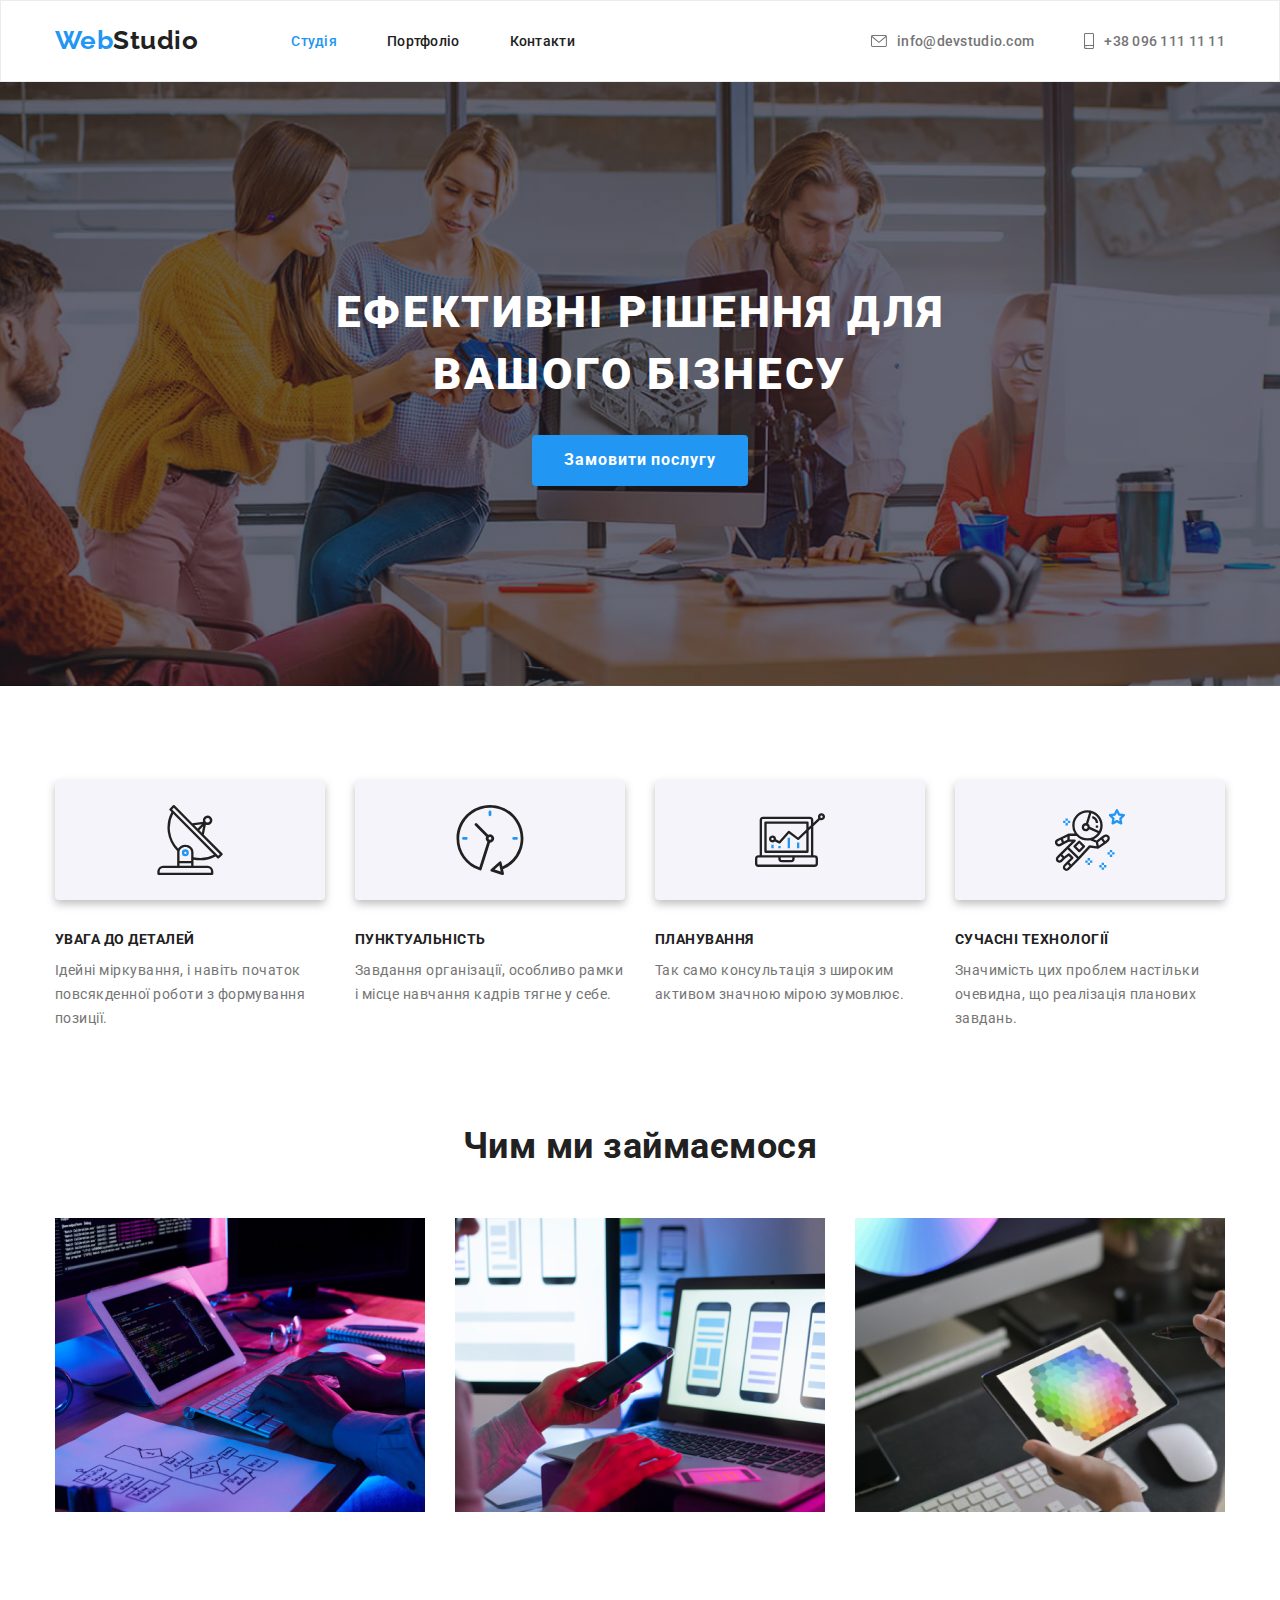
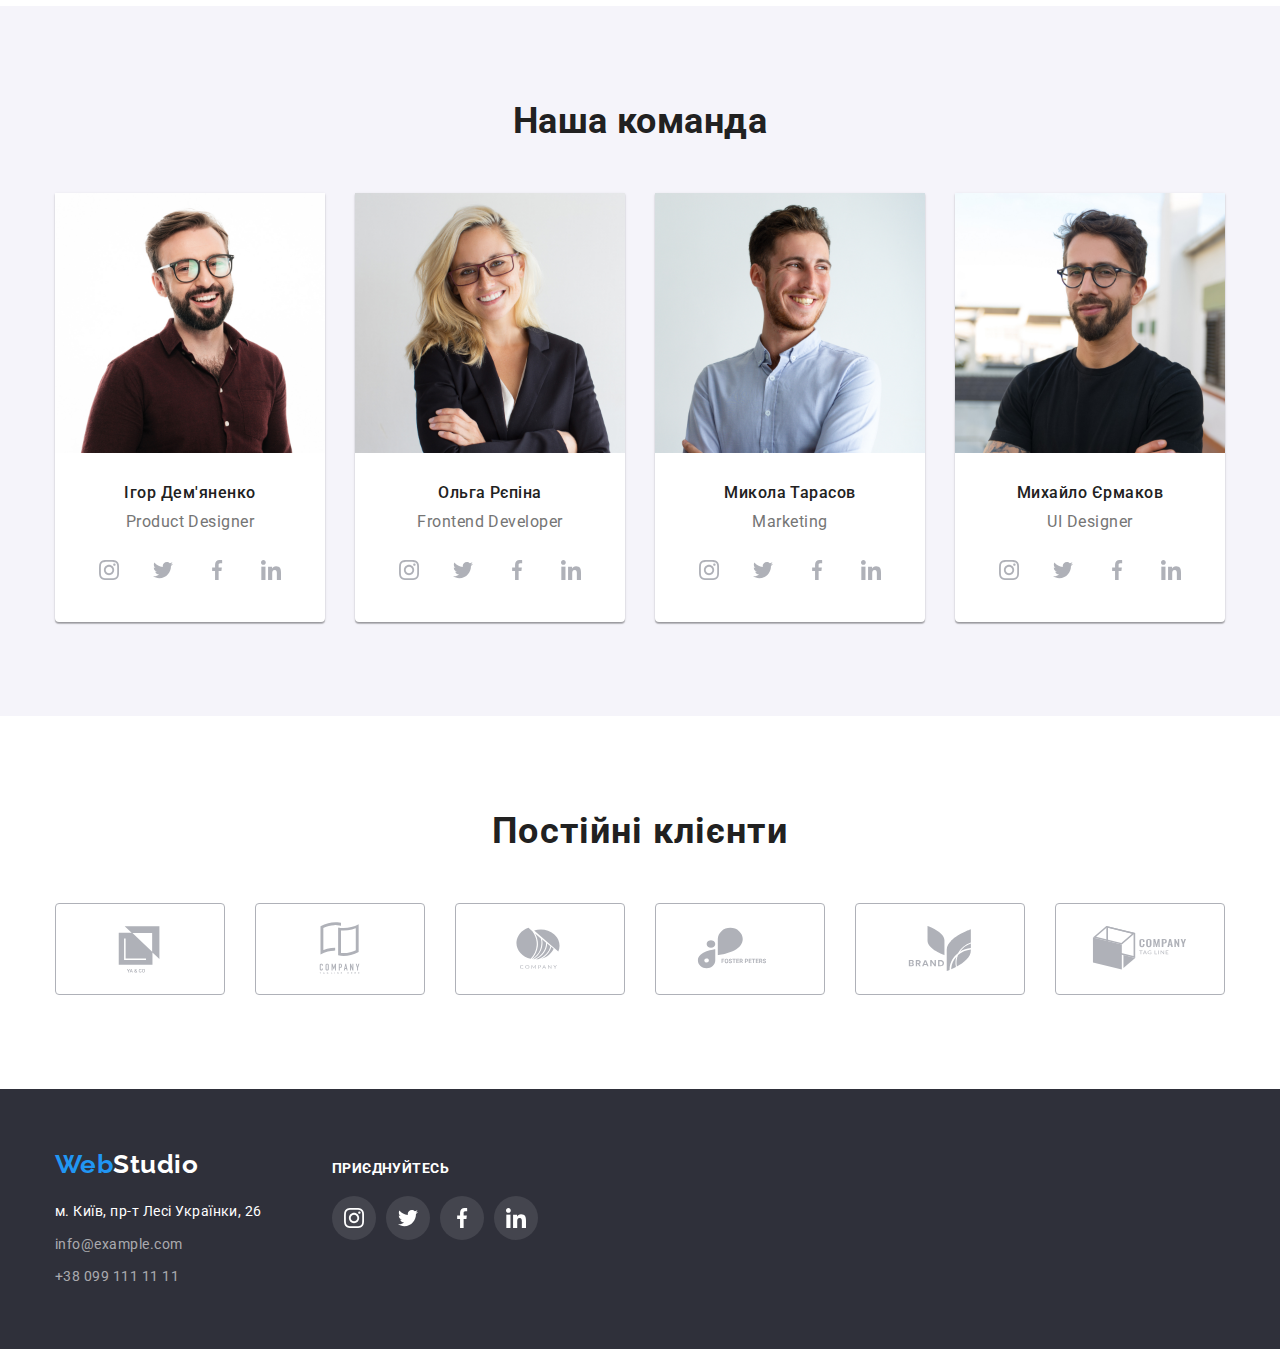
<file: index.html>
<!DOCTYPE html>
<html lang="uk">
  <head>
    <meta charset="UTF-8" />
    <meta http-equiv="X-UA-Compatible" content="IE=edge" />
    <meta name="viewport" content="width=device-width, initial-scale=1.0" />
    <title>Студія</title>
    <!-- Normalize -->
    <link
      rel="stylesheet"
      href="https://cdn.jsdelivr.net/npm/modern-normalize@1.1.0/modern-normalize.min.css"
    />
    <!-- Fonts -->
    <link
      href="https://fonts.googleapis.com/css2?family=Raleway:wght@700&family=Roboto:wght@400;500;700;900&display=swap"
      rel="stylesheet"
    />
    <!-- Styles -->
    <link rel="stylesheet" href="./css/styles.css" />
  </head>
  <body>
    <!-- Header section -->
    <header class="header">
      <div class="container">
        <div class="header-contact">
          <nav class="header-nav">
            <a href="./index.html" class="header-logo"><span class="header-web">Web</span>Studio</a>

            <ul class="site-nav list">
              <li class="header-item">
                <a href="" class="link current">Студія</a>
              </li>
              <li class="header-item"><a href="./portfolio.html" class="link">Портфоліо</a></li>
              <li class="header-item"><a href="" class="link">Контакти</a></li>
            </ul>
          </nav>

          <ul class="auth-nav list">
            <li class="header-item">
              <a href="mailto:info@devstudio.com" class="header-mail-link link">
                <svg class="header-mail-icon" width="16" height="12">
                  <use href="./images/symbol-defs.svg#icon-envelope"></use>
                </svg>
                info@devstudio.com</a
              >
            </li>
            <li class="header-item">
              <a href="tel:+380961111111" class="header-mail-link link">
                <svg class="header-mail-icon" width="10" height="16">
                  <use href="./images/symbol-defs.svg#icon-smartphone"></use>
                </svg>
                +38 096 111 11 11
              </a>
            </li>
          </ul>
        </div>
      </div>
    </header>
    <main>
      <!-- Hero section -->
      <section class="hero-studio">
        <div class="container">
          <h1 class="hero-title">Ефективні рішення для вашого бізнесу</h1>
          <button type="button" class="button-studio">Замовити послугу</button>
        </div>
      </section>
      <!-- Features -->
      <section class="features section">
        <div class="container">
          <h2 class="visually-hidden">Переваги компанії</h2>
          <ul class="features-list list">
            <li class="features-item">
              <div class="features-icon">
                <svg class="features-img" width="70" height="70">
                  <use href="images/symbol-defs.svg#icon-antenna"></use>
                </svg>
              </div>
              <h3 class="features-title">УВАГА ДО ДЕТАЛЕЙ</h3>
              <p class="features-text">
                Ідейні міркування, і навіть початок повсякденної роботи з формування позиції.
              </p>
            </li>

            <li class="features-item">
              <div class="features-icon">
                <svg class="features-img" width="70" height="70">
                  <use href="images/symbol-defs.svg#icon-clock"></use>
                </svg>
              </div>
              <h3 class="features-title">ПУНКТУАЛЬНІСТЬ</h3>
              <p class="features-text">
                Завдання організації, особливо рамки і місце навчання кадрів тягне у себе.
              </p>
            </li>

            <li class="features-item">
              <div class="features-icon">
                <svg class="features-img" width="70" height="70">
                  <use href="images/symbol-defs.svg#icon-diagram"></use>
                </svg>
              </div>
              <h3 class="features-title">ПЛАНУВАННЯ</h3>
              <p class="features-text">
                Так само консультація з широким активом значною мірою зумовлює.
              </p>
            </li>

            <li class="features-item">
              <div class="features-icon">
                <svg class="features-img" width="70" height="70">
                  <use href="images/symbol-defs.svg#icon-astronaut"></use>
                </svg>
              </div>
              <h3 class="features-title">СУЧАСНІ ТЕХНОЛОГІЇ</h3>
              <p class="features-text">
                Значимість цих проблем настільки очевидна, що реалізація планових завдань.
              </p>
            </li>
          </ul>
        </div>
      </section>
      <!-- Services -->
      <section class="services section">
        <div class="container">
          <h2 class="services-title">Чим ми займаємося</h2>
          <ul class="services-list list">
            <li class="services-item">
              <img
                class="img-services"
                src="images/img-what-are-we-doing-1.jpeg"
                alt="разробка програмних забезпечень"
                width="370"
              />
            </li>

            <li class="services-item">
              <img
                class="img-services"
                src="images/img-what-are-we-doing-2.jpeg"
                alt="разробка мобільних додатків"
                width="370"
              />
            </li>

            <li class="services-item">
              <img
                class="img-services"
                src="images/img-what-are-we-doing-3.png"
                alt="створення веб-дизайну сайту"
                width="370"
              />
            </li>
          </ul>
        </div>
      </section>
      <!-- Team -->
      <section class="team section">
        <div class="container">
          <h2 class="team-title">Наша команда</h2>
          <ul class="team-list list">
            <li class="team-item">
              <img
                class="img-team"
                src="images/img-product-designer.jpeg"
                alt="Team card"
                width="270"
              />
              <h3 class="team-subtitle">Ігор Дем'яненко</h3>
              <p class="team-text">Product Designer</p>
              <ul class="socials-list">
                <li class="socials-item">
                  <a
                    class="socials-link"
                    href="https://www.instagram.com/"
                    target="_blank"
                    rel="noreferrer noopener"
                  >
                    <svg class="social-icon" width="20" height="20">
                      <use href="images/symbol-defs.svg#icon-instagram"></use>
                    </svg>
                  </a>
                </li>
                <li class="socials-item">
                  <a
                    class="socials-link"
                    href="https://twitter.com/?lang=ru"
                    target="_blank"
                    rel="noreferrer noopener"
                  >
                    <svg class="social-icon" width="20" height="20">
                      <use href="images/symbol-defs.svg#icon-twitter"></use>
                    </svg>
                  </a>
                </li>
                <li class="socials-item">
                  <a
                    class="socials-link"
                    href="https://uk-ua.facebook.com/"
                    target="_blank"
                    rel="noreferrer noopener"
                  >
                    <svg class="social-icon" width="20" height="20">
                      <use href="images/symbol-defs.svg#icon-facebook"></use>
                    </svg>
                  </a>
                </li>
                <li class="socials-item">
                  <a
                    class="socials-link"
                    href="https://ua.linkedin.com/"
                    target="_blank"
                    rel="noreferrer noopener"
                  >
                    <svg class="social-icon" width="20" height="20">
                      <use href="images/symbol-defs.svg#icon-linkedin"></use>
                    </svg>
                  </a>
                </li>
              </ul>
            </li>

            <li class="team-item">
              <img
                class="img-team"
                src="images/img-frontend-developer.jpeg"
                alt="Team card"
                width="270"
              />
              <h3 class="team-subtitle">Ольга Рєпіна</h3>
              <p class="team-text">Frontend Developer</p>
              <ul class="socials-list">
                <li class="socials-item">
                  <a
                    class="socials-link"
                    href="https://www.instagram.com/"
                    target="_blank"
                    rel="noreferrer noopener"
                  >
                    <svg class="social-icon" width="20" height="20">
                      <use href="images/symbol-defs.svg#icon-instagram"></use>
                    </svg>
                  </a>
                </li>
                <li class="socials-item">
                  <a
                    class="socials-link"
                    href="https://twitter.com/?lang=ru"
                    target="_blank"
                    rel="noreferrer noopener"
                  >
                    <svg class="social-icon" width="20" height="20">
                      <use href="images/symbol-defs.svg#icon-twitter"></use>
                    </svg>
                  </a>
                </li>
                <li class="socials-item">
                  <a
                    class="socials-link"
                    href="https://uk-ua.facebook.com/"
                    target="_blank"
                    rel="noreferrer noopener"
                  >
                    <svg class="social-icon" width="20" height="20">
                      <use href="images/symbol-defs.svg#icon-facebook"></use>
                    </svg>
                  </a>
                </li>
                <li class="socials-item">
                  <a
                    class="socials-link"
                    href="https://ua.linkedin.com/"
                    target="_blank"
                    rel="noreferrer noopener"
                  >
                    <svg class="social-icon" width="20" height="20">
                      <use href="images/symbol-defs.svg#icon-linkedin"></use>
                    </svg>
                  </a>
                </li>
              </ul>
            </li>

            <li class="team-item">
              <img class="img-team" src="images/img-marketing.jpeg" alt="Team card" width="270" />
              <h3 class="team-subtitle">Микола Тарасов</h3>
              <p class="team-text">Marketing</p>
              <ul class="socials-list">
                <li class="socials-item">
                  <a
                    class="socials-link"
                    href="https://www.instagram.com/"
                    target="_blank"
                    rel="noreferrer noopener"
                  >
                    <svg class="social-icon" width="20" height="20">
                      <use href="images/symbol-defs.svg#icon-instagram"></use>
                    </svg>
                  </a>
                </li>
                <li class="socials-item">
                  <a
                    class="socials-link"
                    href="https://twitter.com/?lang=ru"
                    target="_blank"
                    rel="noreferrer noopener"
                  >
                    <svg class="social-icon" width="20" height="20">
                      <use href="images/symbol-defs.svg#icon-twitter"></use>
                    </svg>
                  </a>
                </li>
                <li class="socials-item">
                  <a
                    class="socials-link"
                    href="https://uk-ua.facebook.com/"
                    target="_blank"
                    rel="noreferrer noopener"
                  >
                    <svg class="social-icon" width="20" height="20">
                      <use href="images/symbol-defs.svg#icon-facebook"></use>
                    </svg>
                  </a>
                </li>
                <li class="socials-item">
                  <a
                    class="socials-link"
                    href="https://ua.linkedin.com/"
                    target="_blank"
                    rel="noreferrer noopener"
                  >
                    <svg class="social-icon" width="20" height="20">
                      <use href="images/symbol-defs.svg#icon-linkedin"></use>
                    </svg>
                  </a>
                </li>
              </ul>
            </li>

            <li class="team-item">
              <img class="img-team" src="images/img-ui-designer.jpeg" alt="Team card" width="270" />
              <h3 class="team-subtitle">Михайло Єрмаков</h3>
              <p class="team-text">UI Designer</p>
              <ul class="socials-list">
                <li class="socials-item">
                  <a
                    class="socials-link"
                    href="https://www.instagram.com/"
                    target="_blank"
                    rel="noreferrer noopener"
                  >
                    <svg class="social-icon" width="20" height="20">
                      <use href="images/symbol-defs.svg#icon-instagram"></use>
                    </svg>
                  </a>
                </li>
                <li class="socials-item">
                  <a
                    class="socials-link"
                    href="https://twitter.com/?lang=ru"
                    target="_blank"
                    rel="noreferrer noopener"
                  >
                    <svg class="social-icon" width="20" height="20">
                      <use href="images/symbol-defs.svg#icon-twitter"></use>
                    </svg>
                  </a>
                </li>
                <li class="socials-item">
                  <a
                    class="socials-link"
                    href="https://uk-ua.facebook.com/"
                    target="_blank"
                    rel="noreferrer noopener"
                  >
                    <svg class="social-icon" width="20" height="20">
                      <use href="images/symbol-defs.svg#icon-facebook"></use>
                    </svg>
                  </a>
                </li>
                <li class="socials-item">
                  <a
                    class="socials-link"
                    href="https://ua.linkedin.com/"
                    target="_blank"
                    rel="noreferrer noopener"
                  >
                    <svg class="social-icon" width="20" height="20">
                      <use href="images/symbol-defs.svg#icon-linkedin"></use>
                    </svg>
                  </a>
                </li>
              </ul>
            </li>
          </ul>
        </div>
      </section>
      <!-- Customers section -->
      <section class="customers section">
        <div class="container">
          <h2 class="customers-title">Постійні клієнти</h2>
          <ul class="customers-list">
            <li class="customers-item">
              <a class="customers-link" href="" target="_blank" rel="noreferrer noopener">
                <svg class="customers-icon" width="106" height="60">
                  <use href="./images/symbol-defs.svg#icon-logo-1"></use>
                </svg>
              </a>
            </li>
            <li class="customers-item">
              <a class="customers-link" href="" target="_blank" rel="noreferrer noopener">
                <svg class="customers-icon" width="106" height="60">
                  <use href="./images/symbol-defs.svg#icon-Logo-2"></use>
                </svg>
              </a>
            </li>
            <li class="customers-item">
              <a class="customers-link" href="" target="_blank" rel="noreferrer noopener">
                <svg class="customers-icon" width="106" height="60">
                  <use href="./images/symbol-defs.svg#icon-Logo-3"></use>
                </svg>
              </a>
            </li>
            <li class="customers-item">
              <a class="customers-link" href="" target="_blank" rel="noreferrer noopener">
                <svg class="customers-icon" width="106" height="60">
                  <use href="./images/symbol-defs.svg#icon-Logo-4"></use>
                </svg>
              </a>
            </li>
            <li class="customers-item">
              <a class="customers-link" href="" target="_blank" rel="noreferrer noopener">
                <svg class="customers-icon" width="106" height="60">
                  <use href="./images/symbol-defs.svg#icon-Logo-5"></use>
                </svg>
              </a>
            </li>
            <li class="customers-item">
              <a class="customers-link" href="" target="_blank" rel="noreferrer noopener">
                <svg class="customers-icon" width="106" height="60">
                  <use href="./images/symbol-defs.svg#icon-Logo-6"></use>
                </svg>
              </a>
            </li>
          </ul>
        </div>
      </section>
    </main>
    <!-- Footer -->
    <footer class="footer">
      <div class="container footer-container">
        <div class="footer-contacts-group">
          <a href="./index.html" class="footer-logo"><span class="footer-web">Web</span>Studio</a>
          <address class="footer-contacts">
            <ul class="footer-contacts-list list">
              <li class="footer-item">
                <a
                  href="https://goo.gl/maps/FvV4dFCjNQffo44w8"
                  target="_blank"
                  rel="noreferrer noopener"
                  class="footer-address"
                  >м. Київ, пр-т Лесі Українки, 26</a
                >
              </li>
              <li class="footer-item">
                <a href="mailto:info@example.com" class="footer-link">info@example.com</a>
              </li>
              <li class="footer-item">
                <a href="tel:+380991111111" class="footer-link">+38 099 111 11 11</a>
              </li>
            </ul>
          </address>
        </div>
        <div class="footer-socials">
          <p class="footer-socials-title">приєднуйтесь</p>
          <ul class="footer-socials-list">
            <li class="footer-socials-item">
              <a
                class="footer-socials-link"
                href="https://www.instagram.com/"
                target="_blank"
                rel="noreferrer noopener"
              >
                <svg class="footer-social-icon" width="20" height="20">
                  <use href="images/symbol-defs.svg#icon-instagram"></use>
                </svg>
              </a>
            </li>
            <li class="socials-item">
              <a
                class="footer-socials-link"
                href="https://twitter.com/?lang=ru"
                target="_blank"
                rel="noreferrer noopener"
              >
                <svg class="footer-social-icon" width="20" height="20">
                  <use href="images/symbol-defs.svg#icon-twitter"></use>
                </svg>
              </a>
            </li>
            <li class="socials-item">
              <a
                class="footer-socials-link"
                href="https://uk-ua.facebook.com/"
                target="_blank"
                rel="noreferrer noopener"
              >
                <svg class="footer-social-icon" width="20" height="20">
                  <use href="images/symbol-defs.svg#icon-facebook"></use>
                </svg>
              </a>
            </li>
            <li class="socials-item">
              <a
                class="footer-socials-link"
                href="https://ua.linkedin.com/"
                target="_blank"
                rel="noreferrer noopener"
              >
                <svg class="footer-social-icon" width="20" height="20">
                  <use href="images/symbol-defs.svg#icon-linkedin"></use>
                </svg>
              </a>
            </li>
          </ul>
        </div>
      </div>
    </footer>
  </body>
</html>
</file>
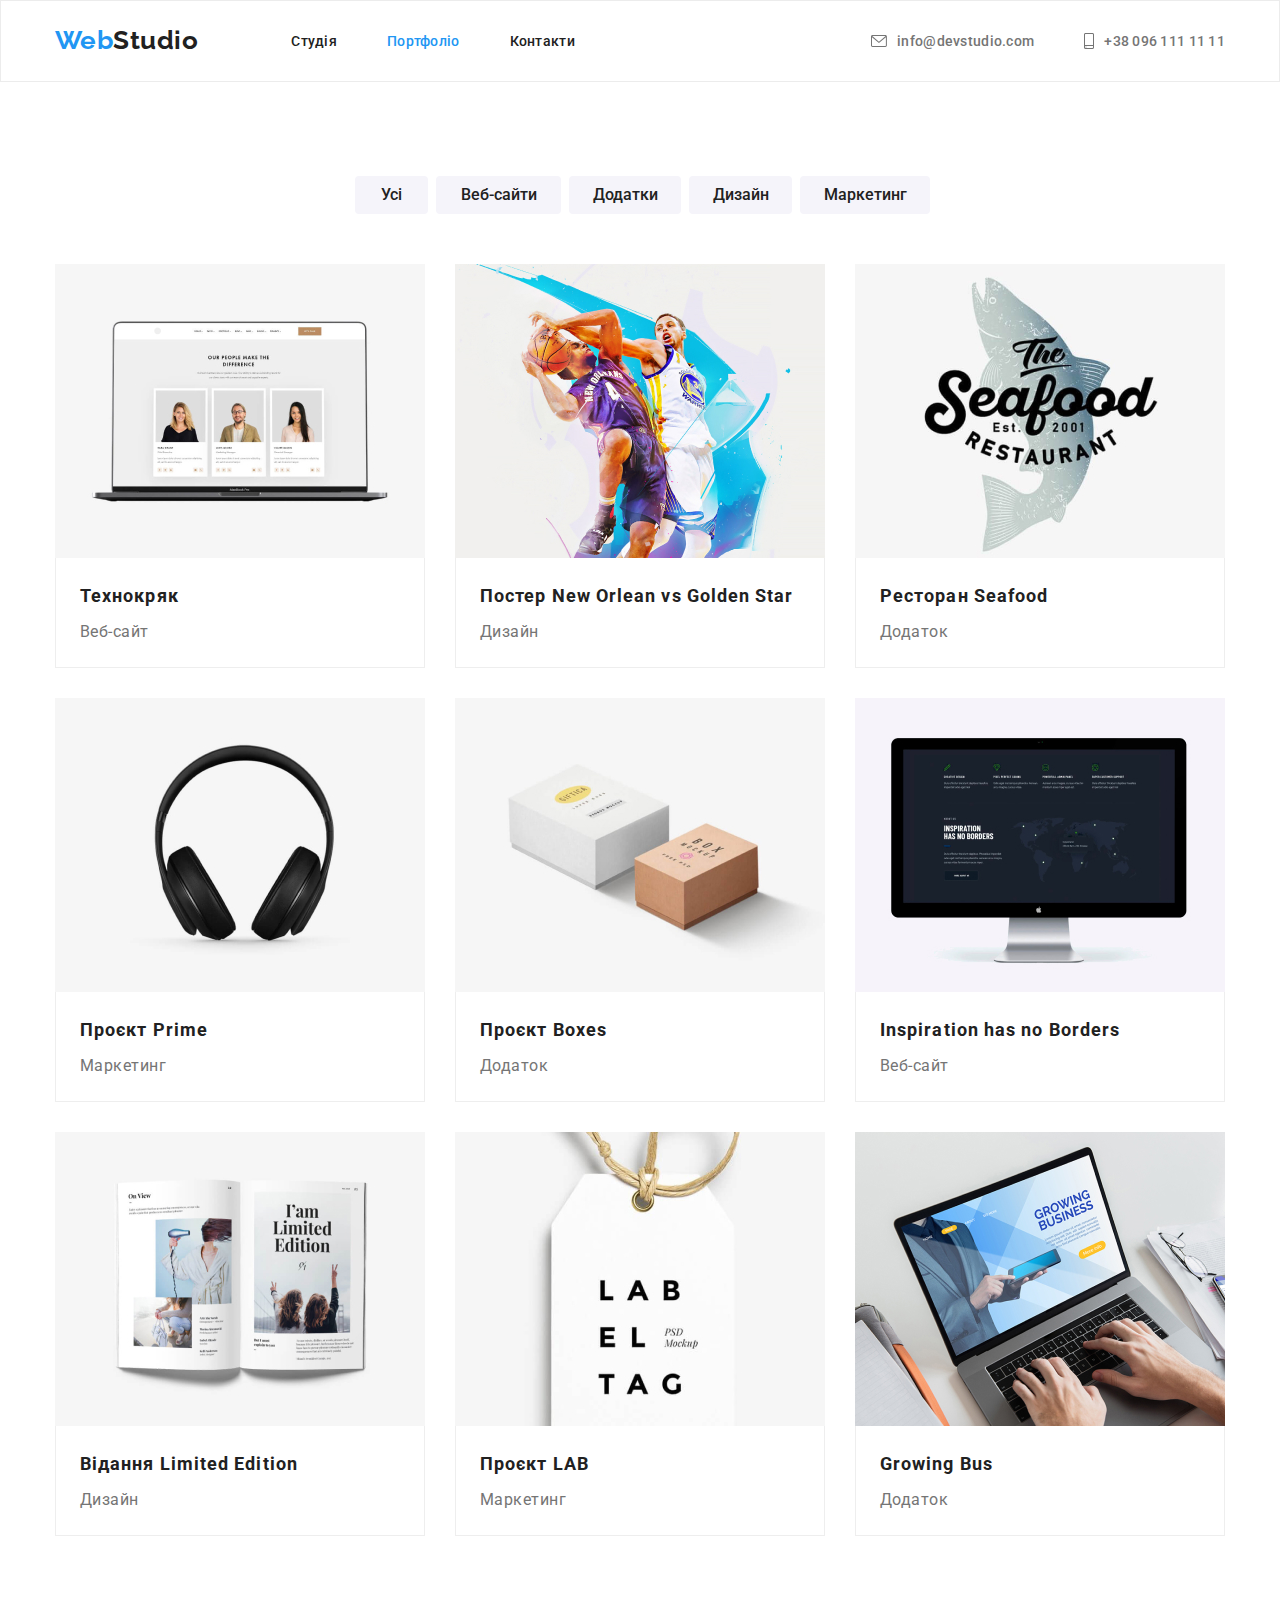
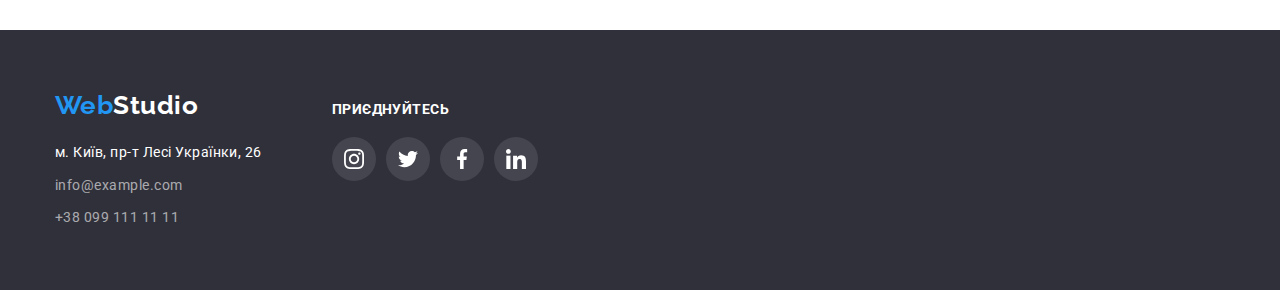
<file: portfolio.html>
<!DOCTYPE html>
<html lang="uk">
  <head>
    <meta charset="UTF-8" />
    <meta http-equiv="X-UA-Compatible" content="IE=edge" />
    <meta name="viewport" content="width=device-width, initial-scale=1.0" />
    <title>Document</title>
    <!-- Normalize -->
    <link
      rel="stylesheet"
      href="https://cdn.jsdelivr.net/npm/modern-normalize@1.1.0/modern-normalize.min.css"
    />
    <!-- Fonts -->
    <link
      href="https://fonts.googleapis.com/css2?family=Raleway:wght@700&family=Roboto:wght@400;500;700;900&display=swap"
      rel="stylesheet"
    />
    <!-- Styles -->
    <link rel="stylesheet" href="./css/styles.css" />
  </head>
  <body>
    <!-- Header section -->
    <header class="header">
      <div class="container">
        <div class="header-contact">
          <nav class="header-nav">
            <a href="./portfolio.html" class="header-logo"
              ><span class="header-web">Web</span>Studio</a
            >

            <ul class="site-nav list">
              <li class="header-item"><a href="./index.html" class="link">Студія</a></li>
              <li class="header-item"><a href="" class="link current">Портфоліо</a></li>
              <li class="header-item"><a href="" class="link">Контакти</a></li>
            </ul>
          </nav>

          <ul class="auth-nav list">
            <li class="header-item">
              <a href="mailto:info@devstudio.com" class="header-mail-link link">
                <svg class="header-mail-icon" width="16" height="12">
                  <use href="./images/symbol-defs.svg#icon-envelope"></use>
                </svg>
                info@devstudio.com</a
              >
            </li>
            <li class="header-item">
              <a href="tel:+380961111111" class="header-mail-link link">
                <svg class="header-mail-icon" width="10" height="16">
                  <use href="./images/symbol-defs.svg#icon-smartphone"></use>
                </svg>
                +38 096 111 11 11
              </a>
            </li>
          </ul>
        </div>
      </div>
    </header>
    <main>
      <!-- Hero section -->
      <section class="hero-portfolio section">
        <div class="container">
          <h1 class="visually-hidden">Портфоліо</h1>
          <div class="button-portfolio-container">
            <ul class="button-portfolio list">
              <li class="portfolio-controls-btn">
                <button type="button" class="button-portfolio-item btn-all">Усі</button>
              </li>
              <li class="portfolio-controls-btn">
                <button type="button" class="button-portfolio-item btn-web">Веб-сайти</button>
              </li>
              <li class="portfolio-controls-btn">
                <button type="button" class="button-portfolio-item btn-apps">Додатки</button>
              </li>
              <li class="portfolio-controls-btn">
                <button type="button" class="button-portfolio-item btn-design">Дизайн</button>
              </li>
              <li class="portfolio-controls-btn">
                <button type="button" class="button-portfolio-item btn-marketing">Маркетинг</button>
              </li>
            </ul>
          </div>

          <ul class="projects list">
            <li class="project-items">
              <a class="project-link" href="">
                <img
                  class="img-project"
                  src="images/img-project-1.jpeg"
                  alt="веб-сайт"
                  width="370"
                />
                <div class="projects-litle-text-group">
                  <div class="projects-litle-text">
                    <h2 class="projects-litle">Технокряк</h2>
                    <p class="projects-text">Веб-сайт</p>
                  </div>
                </div>
              </a>
            </li>

            <li class="project-items">
              <a class="project-link" href="">
                <img class="img-project" src="images/img-project-2.jpeg" alt="дизайн" width="370" />
                <div class="projects-litle-text-group">
                  <div class="projects-litle-text">
                    <h2 class="projects-litle">Постер New Orlean vs Golden Star</h2>
                    <p class="projects-text">Дизайн</p>
                  </div>
                </div>
              </a>
            </li>

            <li class="project-items">
              <a class="project-link" href="">
                <img
                  class="img-project"
                  src="images/img-project-3.jpeg"
                  alt="додаток"
                  width="370"
                />
                <div class="projects-litle-text-group">
                  <div class="projects-litle-text">
                    <h2 class="projects-litle">Ресторан Seafood</h2>
                    <p class="projects-text">Додаток</p>
                  </div>
                </div>
              </a>
            </li>

            <li class="project-items">
              <a class="project-link" href="">
                <img
                  class="img-project"
                  src="images/img-project-4.jpeg"
                  alt="маркетинг"
                  width="370"
                />
                <div class="projects-litle-text-group">
                  <div class="projects-litle-text">
                    <h2 class="projects-litle">Проєкт Prime</h2>
                    <p class="projects-text">Маркетинг</p>
                  </div>
                </div>
              </a>
            </li>

            <li class="project-items">
              <a class="project-link" href="">
                <img
                  class="img-project"
                  src="images/img-project-5.jpeg"
                  alt="додаток"
                  width="370"
                />
                <div class="projects-litle-text-group">
                  <div class="projects-litle-text">
                    <h2 class="projects-litle">Проєкт Boxes</h2>
                    <p class="projects-text">Додаток</p>
                  </div>
                </div>
              </a>
            </li>

            <li class="project-items">
              <a class="project-link" href="">
                <img
                  class="img-project"
                  src="images/img-project-6.jpeg"
                  alt="веб-сайт"
                  width="370"
                />
                <div class="projects-litle-text-group">
                  <div class="projects-litle-text">
                    <h2 class="projects-litle">Inspiration has no Borders</h2>
                    <p class="projects-text">Веб-сайт</p>
                  </div>
                </div>
              </a>
            </li>

            <li class="project-items">
              <a class="project-link" href="">
                <img class="img-project" src="images/img-project-7.jpeg" alt="дизайн" width="370" />
                <div class="projects-litle-text-group">
                  <div class="projects-litle-text">
                    <h2 class="projects-litle">Відання Limited Edition</h2>
                    <p class="projects-text">Дизайн</p>
                  </div>
                </div>
              </a>
            </li>

            <li class="project-items">
              <a class="project-link" href="">
                <img
                  class="img-project"
                  src="images/img-project-8.jpeg"
                  alt="маркетинг"
                  width="370"
                />
                <div class="projects-litle-text-group">
                  <div class="projects-litle-text">
                    <h2 class="projects-litle">Проєкт LAB</h2>
                    <p class="projects-text">Маркетинг</p>
                  </div>
                </div>
              </a>
            </li>

            <li class="project-items">
              <a class="project-link" href="">
                <img
                  class="img-project"
                  src="images/img-project-9.jpeg"
                  alt="додаток-9"
                  width="370"
                />
                <div class="projects-litle-text-group">
                  <div class="projects-litle-text">
                    <h2 class="projects-litle">Growing Bus</h2>
                    <p class="projects-text">Додаток</p>
                  </div>
                </div>
              </a>
            </li>
          </ul>
        </div>
      </section>
    </main>
    <!-- Footer -->
    <footer class="footer">
      <div class="container footer-container">
        <div class="footer-contacts-group">
          <a href="./index.html" class="footer-logo"><span class="footer-web">Web</span>Studio</a>
          <address class="footer-contacts">
            <ul class="footer-contacts-list list">
              <li class="footer-item">
                <a
                  href="https://goo.gl/maps/FvV4dFCjNQffo44w8"
                  target="_blank"
                  rel="noreferrer noopener"
                  class="footer-address"
                  >м. Київ, пр-т Лесі Українки, 26</a
                >
              </li>
              <li class="footer-item">
                <a href="mailto:info@example.com" class="footer-link">info@example.com</a>
              </li>
              <li class="footer-item">
                <a href="tel:+380991111111" class="footer-link">+38 099 111 11 11</a>
              </li>
            </ul>
          </address>
        </div>
        <div class="footer-socials">
          <p class="footer-socials-title">приєднуйтесь</p>
          <ul class="footer-socials-list">
            <li class="footer-socials-item">
              <a
                class="footer-socials-link"
                href="https://www.instagram.com/"
                target="_blank"
                rel="noreferrer noopener"
              >
                <svg class="footer-social-icon" width="20" height="20">
                  <use href="images/symbol-defs.svg#icon-instagram"></use>
                </svg>
              </a>
            </li>
            <li class="socials-item">
              <a
                class="footer-socials-link"
                href="https://twitter.com/?lang=ru"
                target="_blank"
                rel="noreferrer noopener"
              >
                <svg class="footer-social-icon" width="20" height="20">
                  <use href="images/symbol-defs.svg#icon-twitter"></use>
                </svg>
              </a>
            </li>
            <li class="socials-item">
              <a
                class="footer-socials-link"
                href="https://uk-ua.facebook.com/"
                target="_blank"
                rel="noreferrer noopener"
              >
                <svg class="footer-social-icon" width="20" height="20">
                  <use href="images/symbol-defs.svg#icon-facebook"></use>
                </svg>
              </a>
            </li>
            <li class="socials-item">
              <a
                class="footer-socials-link"
                href="https://ua.linkedin.com/"
                target="_blank"
                rel="noreferrer noopener"
              >
                <svg class="footer-social-icon" width="20" height="20">
                  <use href="images/symbol-defs.svg#icon-linkedin"></use>
                </svg>
              </a>
            </li>
          </ul>
        </div>
      </div>
    </footer>
  </body>
</html>
</file>
<file: css/styles.css>
:root {
  --main-text-color: #212121;
  --secondary-text-color: #757575;
  --main-bgr-color: #f5f5f5;
  --secondary-bgr-color: #2f303a;
  --brand-color: #2196f3;
}

.list {
  list-style: none;
}

.visually-hidden {
  position: absolute;
  width: 1px;
  height: 1px;
  margin: -1px;
  border: 0;
  padding: 0;

  white-space: nowrap;
  clip-path: inset(100%);
  clip: rect(0 0 0 0);
  overflow: hidden;
}

h1,
h2,
h3,
p,
ul,
li {
  margin: 0;
  padding: 0;
}

.container {
  max-width: 1200px;
  margin: 0 auto;
  padding: 0 15px;
  box-sizing: border-box;
  /* outline: 2px solid tomato; */
}

.section {
  padding-top: 94px;
  padding-bottom: 94px;
}

.header {
  border: 1px solid #ececec;
}

.header .container {
  display: flex;
  align-items: center;
  justify-content: space-between;
}

.header-contact {
  display: flex;
  align-items: center;
  width: 100%;
}

.header-nav {
  display: flex;
}

.site-nav {
  display: flex;
  align-items: center;
}

.header-logo {
  margin-right: 93px;
  padding-top: 24px;
  padding-bottom: 25px;
  box-sizing: border-box;
}

.header-item:not(:last-child) {
  margin-right: 50px;
}

.hero-studio .container {
  padding-top: 200px;
  padding-bottom: 200px;
}

.button-studio {
  min-width: 215px;
  min-height: 50px;
  margin: 0 auto;
  display: block;
  margin-top: 30px;
  padding: 10px 32px;
  border-radius: 4px;
}

.services-title {
  padding-bottom: 50px;
}

.services-item {
  display: block;
}

.team-title {
  padding-bottom: 50px;
}

.team-item {
  display: block;
}

.socials-list {
  display: flex;
  list-style: none;
  align-items: center;
  justify-content: center;
  gap: 10px;
  margin-bottom: 30px;
}

.socials-link {
  display: flex;
  align-items: center;
  justify-content: center;
  width: 44px;
  height: 44px;
}

.socials-link:hover,
.socials-link:focus {
  background-color: var(--brand-color);
  border-radius: 50%;
}

.socials-link:hover .social-icon,
.socials-link:focus .social-icon {
  fill: #ffffff;
}

.social-icon {
  fill: #afb1b8;
}

.footer-logotype {
  /* margin-top: 60px; */
  margin-bottom: 20px;
}

.footer-contacts {
  margin-top: 20px;
  /* margin-bottom: 60px; */
}

body {
  color: var(--main-text-color);
  font-family: roboto, sans-serif;
  letter-spacing: 0.03em;
}

.header {
  background-color: #ffffff;
}

.header-logo {
  color: var(--main-text-color);
  font-family: raleway, sans-serif;
  font-weight: 700;
  font-size: 26px;
  line-height: 1.2;
  text-decoration: none;
}

.header-web,
.footer-web {
  color: var(--brand-color);
}

.header-logo:hover,
.header-logo:focus,
.footer-logo:hover,
.footer-logo:focus {
  color: var(--brand-color);
}

.site-nav .link {
  color: var(--main-text-color);
  font-weight: 500;
  font-size: 14px;
  line-height: 1.2;
  letter-spacing: 0.02em;
  text-decoration: none;
}

.site-nav .link:hover,
.site-nav .link:focus {
  color: var(--brand-color);
}

.site-nav .link {
  display: flex;
}

.site-nav .link.current {
  color: var(--brand-color);
}

.auth-nav {
  display: flex;
  align-items: center;
  margin-left: auto;
}

.auth-nav .link {
  color: var(--secondary-text-color);
  font-weight: 500;
  font-size: 14px;
  line-height: 1.2;
  letter-spacing: 0.02em;
  text-decoration: none;
}

.header-item {
  display: flex;
  align-items: center;
}

.header-mail-link {
  display: flex;
  align-items: center;
}

.header-mail-icon {
  margin-right: 10px;
  fill: var(--secondary-text-color);
}

.header-mail-icon:hover,
.header-mail-icon:focus {
  fill: var(--brand-color);
}

.header-mail-link:hover,
.header-mail-link:focus {
  color: var(--brand-color);
}

.header-mail-link:hover .header-mail-icon,
.header-mail-link:focus .header-mail-icon {
  fill: var(--brand-color);
}

.hero-studio {
  background-image: linear-gradient(to right, rgba(47, 48, 58, 0.4), rgba(47, 48, 58, 0.4)),
    url('../images/Img-hero-studio.png');
  background-color: #c4c4c4;
  background-repeat: no-repeat;
  background-position: center;
  background-size: cover;
}

.hero-title {
  color: #ffffff;
  font-weight: 900;
  font-size: 44px;
  line-height: 1.4;
  text-align: center;
  letter-spacing: 0.06em;
  text-transform: uppercase;
  width: 696px;
  margin-left: auto;
  margin-right: auto;
}

.hero-portfolio {
  background-color: #ffffff;
}

.button-studio {
  font-family: roboto, sans-serif;
  color: #ffffff;
  background-color: var(--brand-color);
  cursor: pointer;
  font-weight: 700;
  font-size: 16px;
  line-height: 1.9;
  align-items: center;
  text-align: center;
  letter-spacing: 0.06em;
  border: 0;
}

.button-studio:hover,
.button-studio:focus {
  color: #ffffff;
  background-color: #188ce8;
}

.button-portfolio-container {
  margin-bottom: 50px;
  padding-right: 300px;
  padding-left: 300px;
}

.button-portfolio {
  display: flex;
  align-items: center;
}
.portfolio-controls-btn:not(:last-child) {
  margin-right: 8px;
}

.btn-all {
  min-width: 73px;
  min-height: 38px;
  padding: 6px 25px;
  border-radius: 4px;
}

.btn-web {
  min-width: 125px;
  min-height: 38px;
  padding: 6px 22px;
  border-radius: 4px;
}

.btn-apps {
  min-width: 112px;
  min-height: 38px;
  padding: 6px 22px;
  border-radius: 4px;
}

.btn-design {
  min-width: 103px;
  min-height: 38px;
  padding: 6px 22px;
  border-radius: 4px;
}

.btn-marketing {
  min-width: 130px;
  min-height: 38px;
  padding: 6px 22px;
  border-radius: 4px;
}

.button-portfolio-item {
  font-family: roboto, sans-serif;
  color: var(--main-text-color);
  background-color: #f5f4fa;
  cursor: pointer;
  font-weight: 500;
  font-size: 16px;
  line-height: 1.6;
  border: none;
}

.features {
  padding-bottom: 0;
}

.button-portfolio-item:hover,
.button-portfolio-item:focus {
  color: #ffffff;
  background-color: var(--brand-color);
  box-shadow: 0px 3px 1px rgba(0, 0, 0, 0.1), 0px 1px 2px rgba(0, 0, 0, 0.08),
    0px 2px 2px rgba(0, 0, 0, 0.12);
}

.features-list {
  display: flex;
  flex-wrap: wrap;
  gap: 30px;
}

.features-item {
  flex-basis: calc((100% - 3 * 30px) / 4);
}
/* .features-group-img {
  width: 270px;
  height: 120px;
  background-color: #f5f4fa;
  border-radius: 4px;
} */

.features-icon {
  display: flex;
  align-items: center;
  justify-content: center;
  width: 270px;
  height: 120px;
  border-radius: 4px;
  margin-bottom: 30px;
  background-color: #f5f4fa;
  filter: drop-shadow(0px 4px 4px rgba(0, 0, 0, 0.25));
}

.features-title {
  font-weight: 700;
  font-size: 14px;
  line-height: 1.4;
  text-transform: uppercase;
  padding-bottom: 10px;
}

.features-text {
  color: var(--secondary-text-color);
  font-size: 14px;
  line-height: 1.7;
}

.services-title {
  font-weight: 700;
  font-size: 36px;
  line-height: 1.2;
  text-align: center;
}

.services-list {
  display: flex;
  flex-wrap: wrap;
  gap: 30px;
}

.services-item {
  flex-basis: calc((100% - 2 * 30px) / 3);
}

.img-services {
  display: block;
}

.team {
  background-color: #f5f4fa;
}

.team-title {
  font-size: 36px;
  line-height: 1.2;
  text-align: center;
}

.team-list {
  display: flex;
  flex-wrap: wrap;
  gap: 30px;
}

.team-item {
  flex-basis: calc((100% - 3 * 30px) / 4);
  background-color: #ffffff;
  box-shadow: 0px 1px 3px rgba(0, 0, 0, 0.12), 0px 1px 1px rgba(0, 0, 0, 0.14),
    0px 2px 1px rgba(0, 0, 0, 0.2);
  border-radius: 0px 0px 4px 4px;
}

.img-team {
  display: block;
  border-radius: 0px;
}

.team-subtitle {
  font-weight: 500;
  font-size: 16px;
  line-height: 1.2;
  text-align: center;

  padding-top: 30px;
}

.team-text {
  color: var(--secondary-text-color);
  font-size: 16px;
  line-height: 1.2;
  text-align: center;

  padding-top: 10px;
  padding-bottom: 16px;
}

.projects {
  display: flex;
  flex-wrap: wrap;
  gap: 30px;
}

.project-link {
  display: block;
  text-decoration: none;
}

.project-items {
  display: block;
  flex-basis: calc((100% - 2 * 30px) / 3);
}

.project-link:hover,
.project-link:focus {
  box-shadow: 0px 1px 1px rgba(0, 0, 0, 0.12), 0px 4px 4px rgba(0, 0, 0, 0.06),
    1px 4px 6px rgba(0, 0, 0, 0.16);
}

.img-project {
  display: block;
}

.projects-litle-text-group {
  /* margin-top: 20px; */
  border: 1px solid #eeeeee;
  border-top: none;
}

.projects-litle-text {
  padding: 20px 24px;
}

.projects-litle {
  color: var(--main-text-color);
  font-weight: 700;
  font-size: 18px;
  line-height: 2;
  letter-spacing: 0.06em;

  margin-bottom: 4px;
}

.projects-text {
  color: var(--secondary-text-color);
  font-size: 16px;
  line-height: 1.8;
}

.customers-title {
  font-family: Roboto;
  font-style: normal;
  font-weight: 700;
  font-size: 36px;
  line-height: 1.2em;
  text-align: center;
  letter-spacing: 0.03em;

  color: #212121;

  margin-bottom: 50px;
}

.customers-list {
  display: flex;
  list-style: none;
  align-items: center;
  justify-content: center;
  gap: 30px;
}

.customers-link {
  display: flex;
  align-items: center;
  justify-content: center;
  width: 170px;
  height: 92px;
  border: 1px solid #afb1b8;
  border-radius: 4px;
}

.customers-link:hover .customers-icon,
.customers-link:focus .customers-icon {
  fill: #2196f3;
}

.customers-link:hover,
.customers-link:focus {
  border-color: #2196f3;
}

.customers-icon {
  fill: #afb1b8;
}

.footer {
  background-color: var(--secondary-bgr-color);

  padding: 60px 0;
}

.footer-container {
  display: flex;
  align-items: baseline;
}

.footer-logo {
  color: #ffffff;
  font-family: raleway, sans-serif;
  font-weight: 700;
  font-size: 26px;
  line-height: 1.2;
  text-decoration: none;
}

.footer-item:not(:last-child) {
  margin-bottom: 9px;
}

.footer-address {
  color: #ffffff;
}

.footer-link {
  color: rgba(255, 255, 255, 0.6);
}
.footer-contacts-list {
  display: flex;
  flex-direction: column;
  align-items: baseline;
  align-content: center;
  margin-right: 70px;
}

.footer-contacts-list a:hover,
.footer-contacts-list a:focus {
  color: var(--brand-color);
}

.footer-contacts-list a {
  font-style: normal;
  font-size: 14px;
  line-height: 1.7;
  text-decoration: none;
}

.footer-socials {
  width: 206px;
  height: 80px;
}

.footer-socials-title {
  font-family: Roboto;
  font-style: normal;
  font-weight: 700;
  font-size: 14px;
  line-height: calc(16 / 14);
  letter-spacing: 0.03em;
  text-transform: uppercase;

  color: #ffffff;

  margin-bottom: 20px;
}

.footer-socials-list {
  display: flex;
  list-style: none;
  align-items: center;
  gap: 10px;
}

.footer-socials-link {
  display: flex;
  align-items: center;
  justify-content: center;
  width: 44px;
  height: 44px;
  background-color: rgba(255, 255, 255, 0.1);
  border-radius: 50%;
}

.footer-socials-link:hover,
.footer-socials-link:focus {
  background-color: var(--brand-color);
  border-radius: 50%;
}

.footer-social-icon {
  fill: #ffffff;
}
</file>
